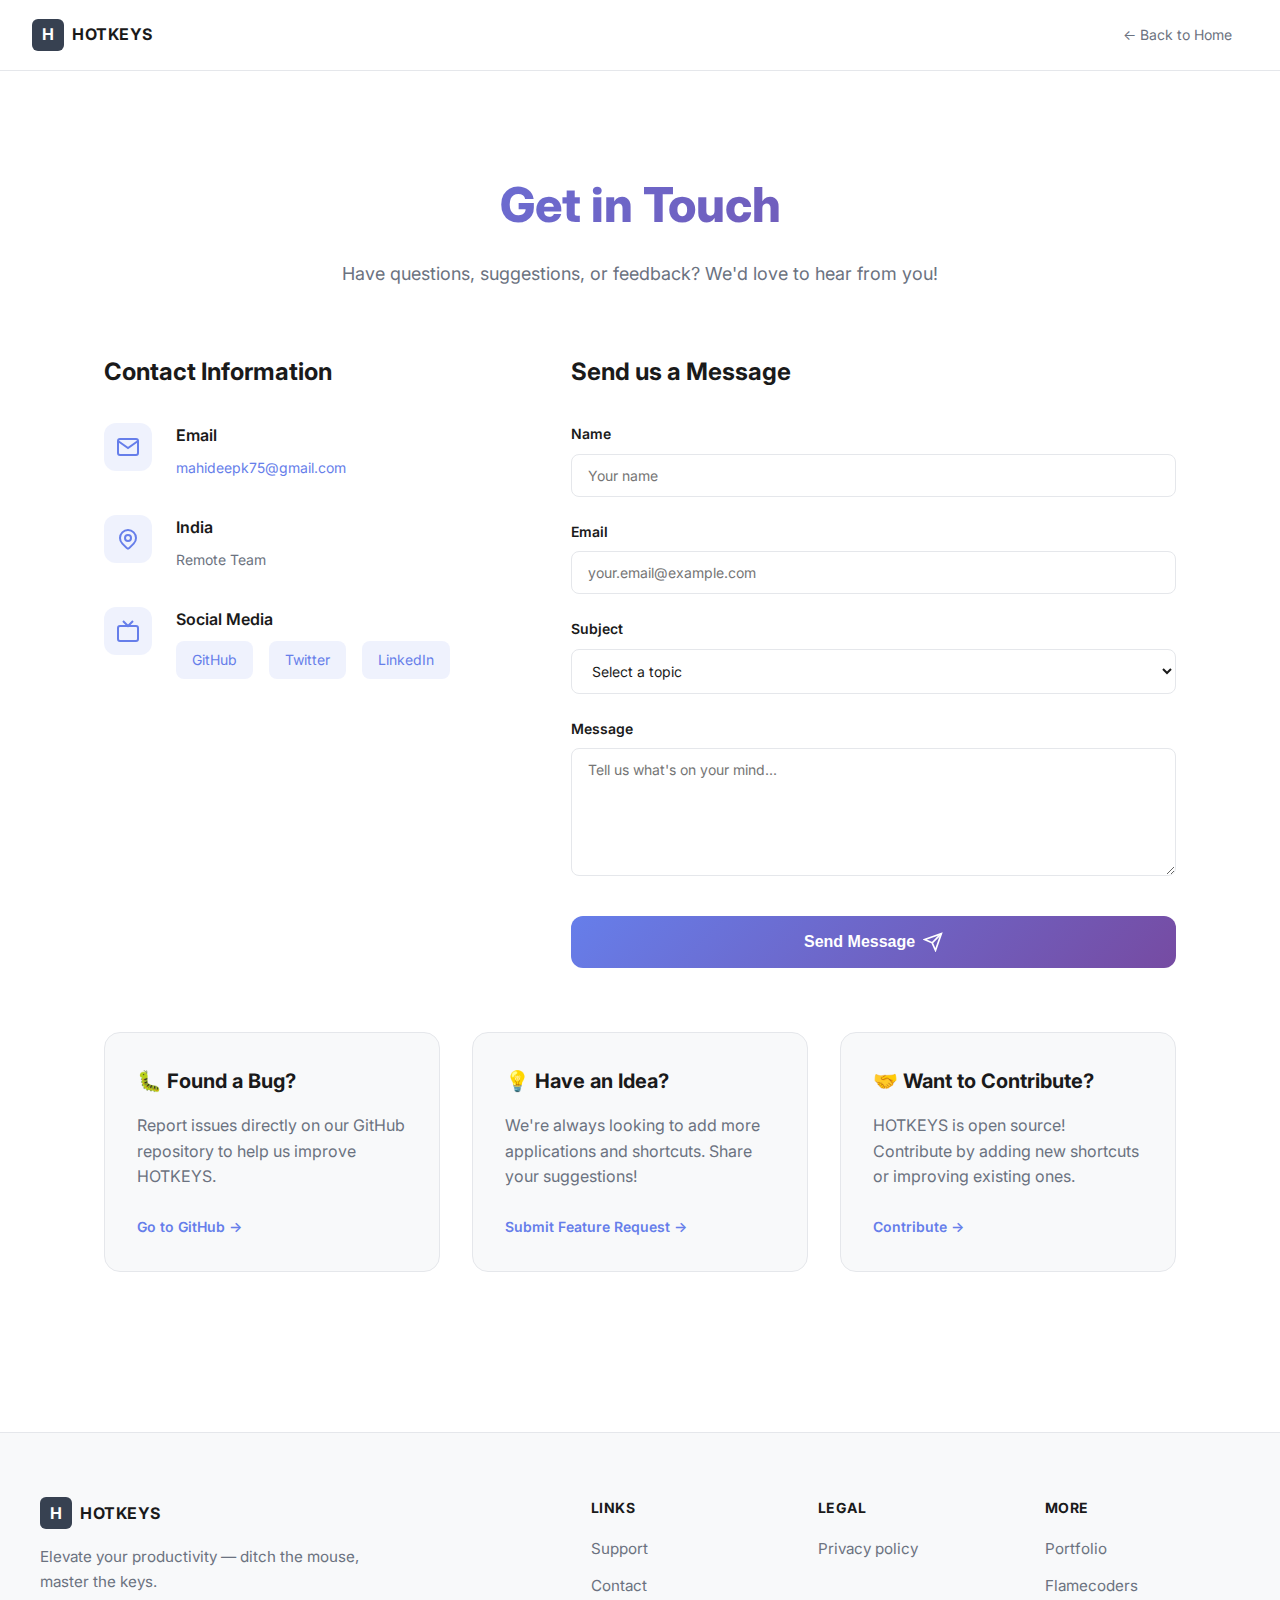
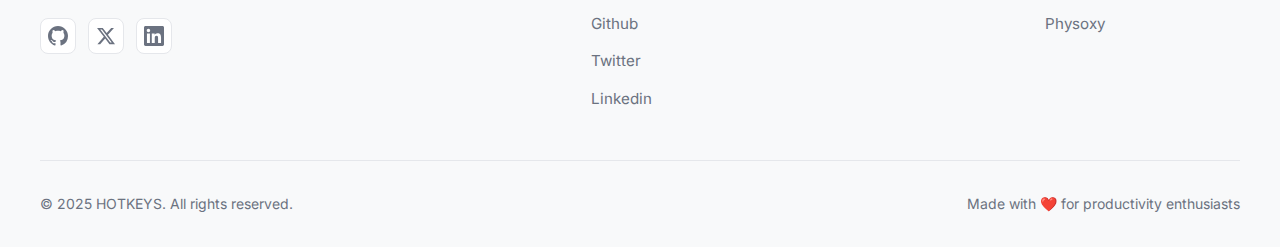
<file: contact.html>
<!DOCTYPE html>
<html lang="en">
<head>
    <meta charset="UTF-8">
    <meta name="viewport" content="width=device-width, initial-scale=1.0">
    <title>Contact Us - HOTKEYS</title>
    <link rel="icon" type="image/png" href="maya.png">
    <link rel="stylesheet" href="styles.css">
    <link rel="preconnect" href="https://fonts.googleapis.com">
    <link rel="preconnect" href="https://fonts.gstatic.com" crossorigin>
    <link href="https://fonts.googleapis.com/css2?family=Inter:wght@400;500;600;700;800&display=swap" rel="stylesheet">
</head>
<body>
    <!-- Header -->
    <header class="header">
        <div class="logo">
            <a href="index.html" style="display: flex; align-items: center; gap: 0.5rem; text-decoration: none; color: inherit;">
                <div class="logo-icon">H</div>
                <span class="logo-text">HOTKEYS</span>
            </a>
        </div>
        <div class="header-right">
            <a href="index.html" class="back-link">← Back to Home</a>
        </div>
    </header>

    <!-- Contact Content -->
    <main class="main">
        <section class="contact-section">
            <div class="contact-container">
                <div class="contact-header">
                    <h1 class="contact-title">Get in Touch</h1>
                    <p class="contact-subtitle">Have questions, suggestions, or feedback? We'd love to hear from you!</p>
                </div>

                <div class="contact-content">
                    <div class="contact-info">
                        <h2>Contact Information</h2>
                        <div class="contact-item">
                            <div class="contact-icon">
                                <svg width="24" height="24" viewBox="0 0 24 24" fill="none" stroke="currentColor" stroke-width="2">
                                    <path d="M4 4h16c1.1 0 2 .9 2 2v12c0 1.1-.9 2-2 2H4c-1.1 0-2-.9-2-2V6c0-1.1.9-2 2-2z"></path>
                                    <polyline points="22,6 12,13 2,6"></polyline>
                                </svg>
                            </div>
                            <div class="contact-details">
                                <h3>Email</h3>
            
                                <p><a href="mailto:mahideepk75@gmail.com">mahideepk75@gmail.com</a></p>
                            </div>
                        </div>

                        <div class="contact-item">
                            <div class="contact-icon">
                                <svg width="24" height="24" viewBox="0 0 24 24" fill="none" stroke="currentColor" stroke-width="2">
                                    <path d="M9 11a3 3 0 1 0 6 0a3 3 0 0 0 -6 0"></path>
                                    <path d="M17.657 16.657l-4.243 4.243a2 2 0 0 1 -2.827 0l-4.244 -4.243a8 8 0 1 1 11.314 0z"></path>
                                </svg>
                            </div>
                            <div class="contact-details">
                                <h3>India</h3>
                                <p>Remote Team</p>
                               
                            </div>
                        </div>

                        <div class="contact-item">
                            <div class="contact-icon">
                                <svg width="24" height="24" viewBox="0 0 24 24" fill="none" stroke="currentColor" stroke-width="2">
                                    <rect x="2" y="7" width="20" height="15" rx="2" ry="2"></rect>
                                    <polyline points="17,2 12,7 7,2"></polyline>
                                </svg>
                            </div>
                            <div class="contact-details">
                                <h3>Social Media</h3>
                                <div class="social-links">
                                    <a href="https://github.com/Mahideep16" target="_blank">GitHub</a>
                                    <a href="https://twitter.com" target="_blank">Twitter</a>
                                    <a href="https://www.linkedin.com/in/mahideep-kadiyam/" target="_blank">LinkedIn</a>
                                </div>
                            </div>
                        </div>
                    </div>

                    <div class="contact-form-wrapper">
                        <h2>Send us a Message</h2>
                        <form class="contact-form" id="contactForm">
                            <div class="form-group">
                                <label for="name">Name</label>
                                <input type="text" id="name" name="name" placeholder="Your name" required>
                            </div>

                            <div class="form-group">
                                <label for="email">Email</label>
                                <input type="email" id="email" name="email" placeholder="your.email@example.com" required>
                            </div>

                            <div class="form-group">
                                <label for="subject">Subject</label>
                                <select id="subject" name="subject" required>
                                    <option value="">Select a topic</option>
                                    <option value="general">General Inquiry</option>
                                    <option value="bug">Report a Bug</option>
                                    <option value="feature">Feature Request</option>
                                    <option value="contribution">Contribution</option>
                                    <option value="other">Other</option>
                                </select>
                            </div>

                            <div class="form-group">
                                <label for="message">Message</label>
                                <textarea id="message" name="message" rows="6" placeholder="Tell us what's on your mind..." required></textarea>
                            </div>

                            <button type="submit" class="submit-btn">
                                <span>Send Message</span>
                                <svg width="20" height="20" viewBox="0 0 24 24" fill="none" stroke="currentColor" stroke-width="2">
                                    <line x1="22" y1="2" x2="11" y2="13"></line>
                                    <polygon points="22 2 15 22 11 13 2 9 22 2"></polygon>
                                </svg>
                            </button>
                        </form>
                        <div id="formMessage" class="form-message"></div>
                    </div>
                </div>

                <div class="contact-extra">
                    <div class="contact-card">
                        <h3>🐛 Found a Bug?</h3>
                        <p>Report issues directly on our GitHub repository to help us improve HOTKEYS.</p>
                        <a href="https://github.com/Mahideep16" target="_blank" class="card-link">Go to GitHub →</a>
                    </div>
                    <div class="contact-card">
                        <h3>💡 Have an Idea?</h3>
                        <p>We're always looking to add more applications and shortcuts. Share your suggestions!</p>
                        <a href="mailto:mahideepk75@gmail.com" class="card-link">Submit Feature Request →</a>
                    </div>
                    <div class="contact-card">
                        <h3>🤝 Want to Contribute?</h3>
                        <p>HOTKEYS is open source! Contribute by adding new shortcuts or improving existing ones.</p>
                        <a href="https://github.com/Mahideep16" target="_blank" class="card-link">Contribute →</a>
                    </div>
                </div>
            </div>
        </section>
    </main>

    <!-- Footer -->
    <footer class="footer">
        <div class="footer-container">
            <div class="footer-top">
                <div class="footer-brand">
                    <div class="footer-logo">
                        <div class="logo-icon">H</div>
                        <span class="logo-text">HOTKEYS</span>
                    </div>
                    <p class="footer-tagline">Elevate your productivity — ditch the mouse, master the keys.</p>
                    <div class="footer-social">
                        <a href="https://github.com" target="_blank" aria-label="GitHub" class="social-link">
                            <svg height="20" width="20" viewBox="0 0 16 16" fill="currentColor">
                                <path d="M8 0C3.58 0 0 3.58 0 8c0 3.54 2.29 6.53 5.47 7.59.4.07.55-.17.55-.38 0-.19-.01-.82-.01-1.49-2.01.37-2.53-.49-2.69-.94-.09-.23-.48-.94-.82-1.13-.28-.15-.68-.52-.01-.53.63-.01 1.08.58 1.23.82.72 1.21 1.87.87 2.33.66.07-.52.28-.87.51-1.07-1.78-.2-3.64-.89-3.64-3.95 0-.87.31-1.59.82-2.15-.08-.2-.36-1.02.08-2.12 0 0 .67-.21 2.2.82.64-.18 1.32-.27 2-.27.68 0 1.36.09 2 .27 1.53-1.04 2.2-.82 2.2-.82.44 1.1.16 1.92.08 2.12.51.56.82 1.27.82 2.15 0 3.07-1.87 3.75-3.65 3.95.29.25.54.73.54 1.48 0 1.07-.01 1.93-.01 2.2 0 .21.15.46.55.38A8.013 8.013 0 0016 8c0-4.42-3.58-8-8-8z"></path>
                            </svg>
                        </a>
                        <a href="https://twitter.com" target="_blank" aria-label="Twitter" class="social-link">
                            <svg height="20" width="20" viewBox="0 0 24 24" fill="currentColor">
                                <path d="M18.244 2.25h3.308l-7.227 8.26 8.502 11.24H16.17l-5.214-6.817L4.99 21.75H1.68l7.73-8.835L1.254 2.25H8.08l4.713 6.231zm-1.161 17.52h1.833L7.084 4.126H5.117z"/>
                            </svg>
                        </a>
                        <a href="https://linkedin.com" target="_blank" aria-label="LinkedIn" class="social-link">
                            <svg height="20" width="20" viewBox="0 0 24 24" fill="currentColor">
                                <path d="M20.447 20.452h-3.554v-5.569c0-1.328-.027-3.037-1.852-3.037-1.853 0-2.136 1.445-2.136 2.939v5.667H9.351V9h3.414v1.561h.046c.477-.9 1.637-1.85 3.37-1.85 3.601 0 4.267 2.37 4.267 5.455v6.286zM5.337 7.433c-1.144 0-2.063-.926-2.063-2.065 0-1.138.92-2.063 2.063-2.063 1.14 0 2.064.925 2.064 2.063 0 1.139-.925 2.065-2.064 2.065zm1.782 13.019H3.555V9h3.564v11.452zM22.225 0H1.771C.792 0 0 .774 0 1.729v20.542C0 23.227.792 24 1.771 24h20.451C23.2 24 24 23.227 24 22.271V1.729C24 .774 23.2 0 22.222 0h.003z"/>
                            </svg>
                        </a>
                    </div>
                </div>
                <div class="footer-links">
                    <div class="footer-column">
                        <h3 class="footer-heading">LINKS</h3>
                        <ul class="footer-list">
                            <li><a href="#">Support</a></li>
                            <li><a href="contact.html">Contact</a></li>
                            <li><a href="https://github.com" target="_blank">Github</a></li>
                            <li><a href="https://twitter.com" target="_blank">Twitter</a></li>
                            <li><a href="https://linkedin.com" target="_blank">Linkedin</a></li>
                        </ul>
                    </div>
                    <div class="footer-column">
                        <h3 class="footer-heading">LEGAL</h3>
                        <ul class="footer-list">
                            <li><a href="privacy.html">Privacy policy</a></li>
                        </ul>
                    </div>
                    <div class="footer-column">
                        <h3 class="footer-heading">MORE</h3>
                        <ul class="footer-list">
                            <li><a href="#">Portfolio</a></li>
                            <li><a href="#">Flamecoders</a></li>
                            <li><a href="#">Physoxy</a></li>
                        </ul>
                    </div>
                </div>
            </div>
            <div class="footer-bottom">
                <p class="footer-copyright">© 2025 HOTKEYS. All rights reserved.</p>
                <div class="footer-meta">
                    <span>Made with ❤️ for productivity enthusiasts</span>
                </div>
            </div>
        </div>
    </footer>

    <script src="contact.js"></script>
</body>
</html>
</file>
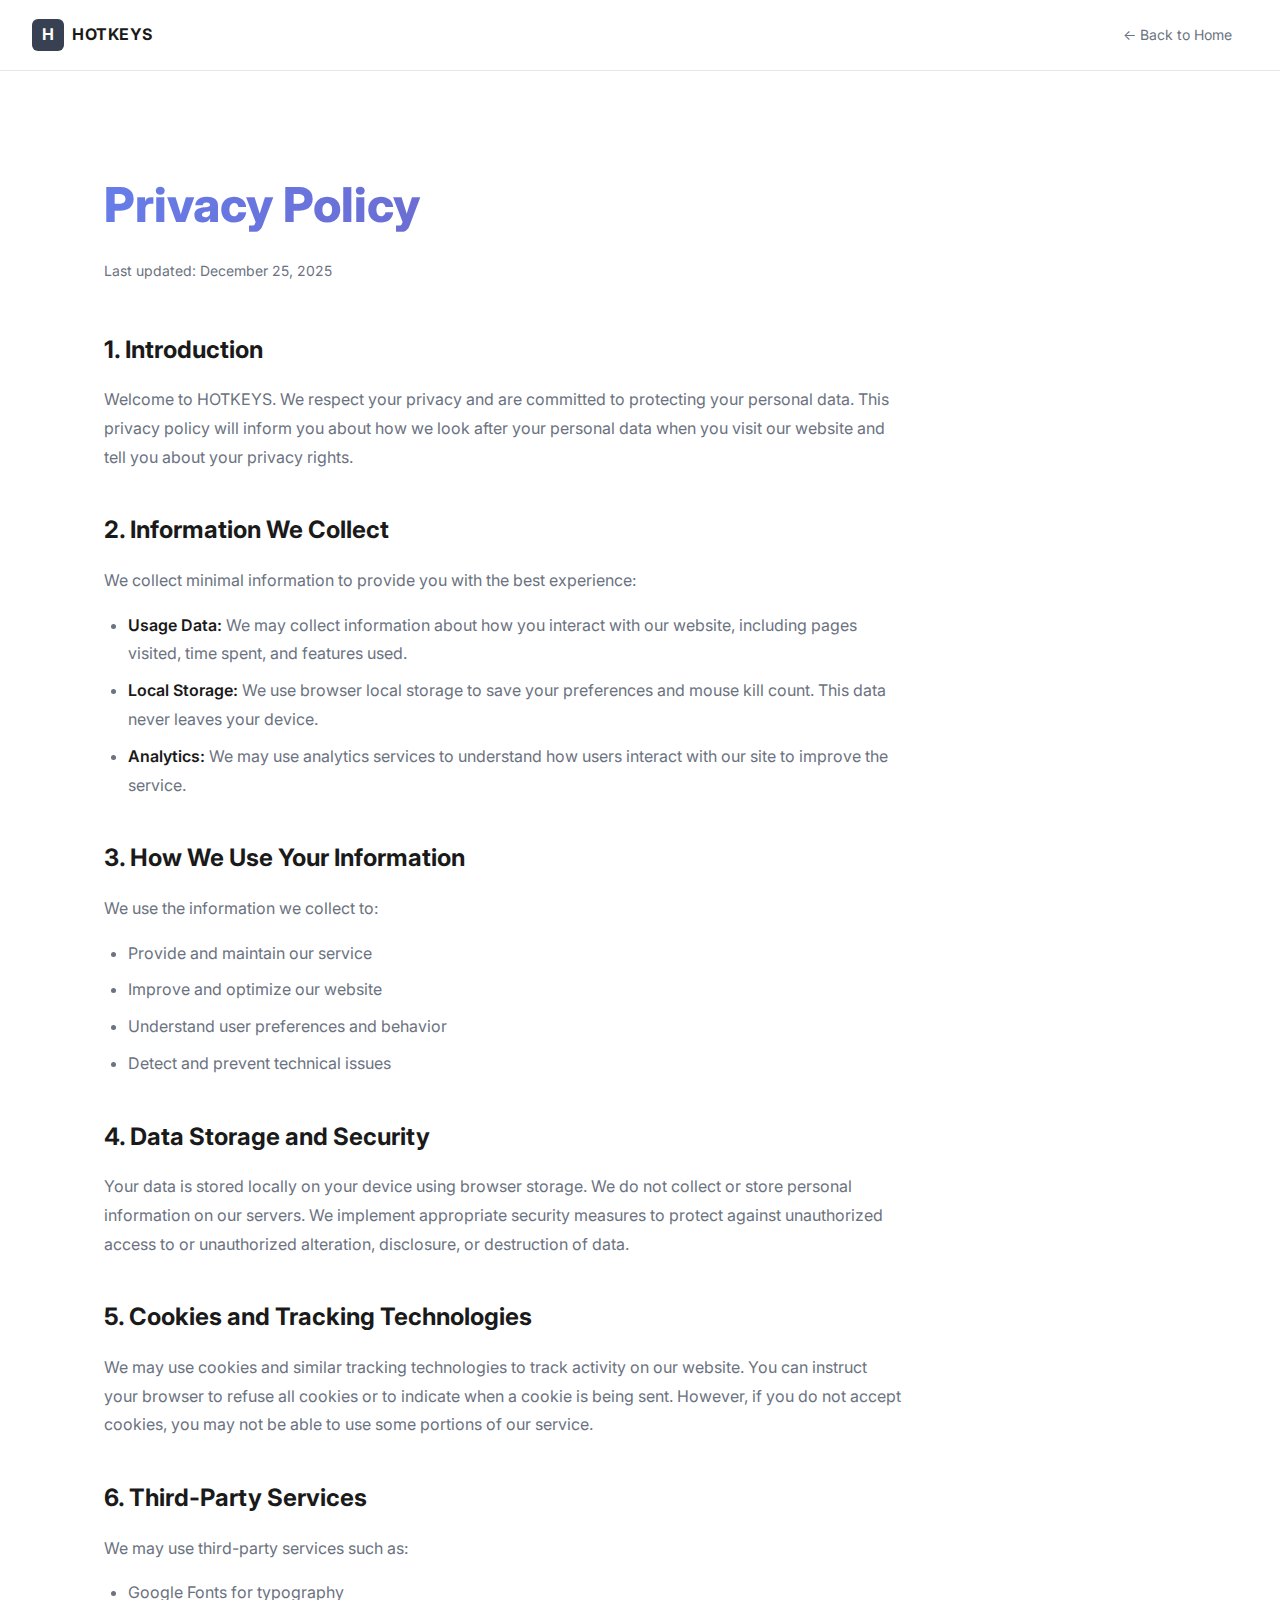
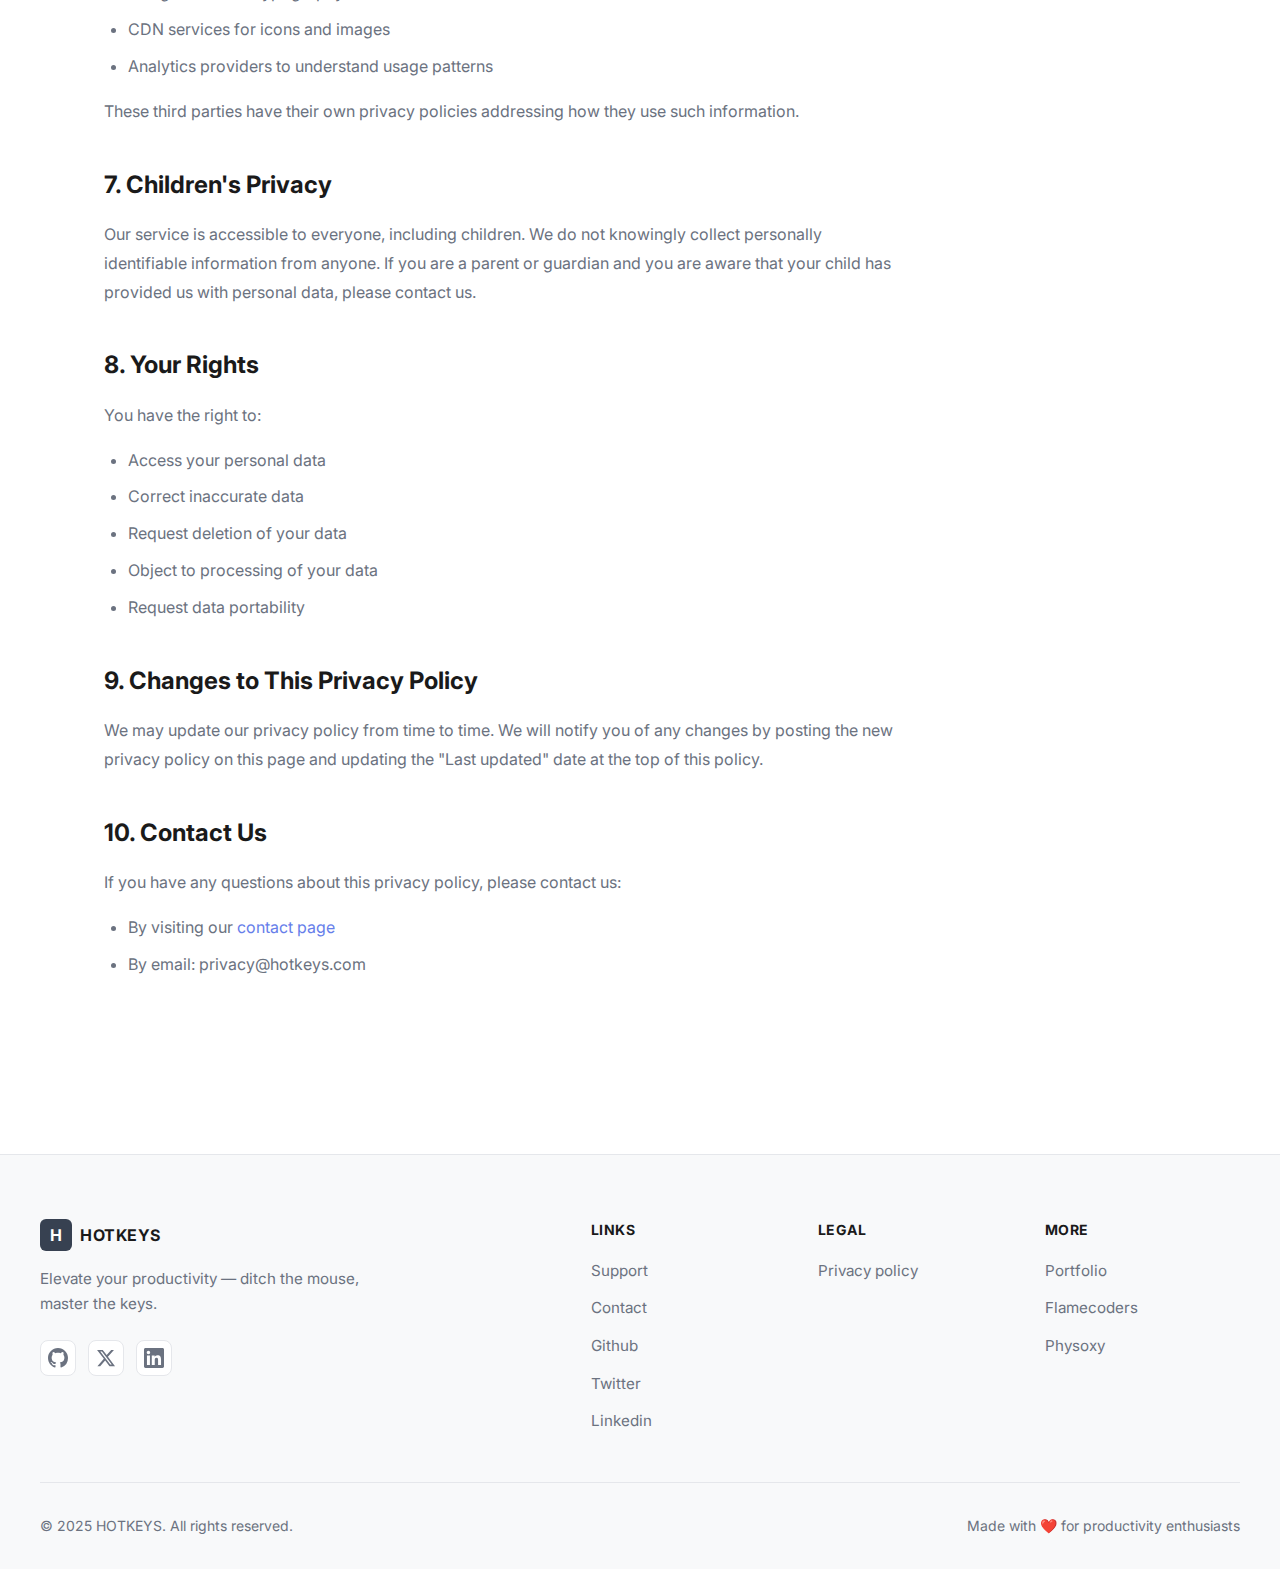
<file: privacy.html>
<!DOCTYPE html>
<html lang="en">
<head>
    <meta charset="UTF-8">
    <meta name="viewport" content="width=device-width, initial-scale=1.0">
    <meta name="description" content="Privacy Policy for HOTKEYS - MAYA. Learn how we protect your data and respect your privacy.">
    <meta name="robots" content="noindex, follow">
    <title>Privacy Policy - HOTKEYS</title>
    <link rel="icon" type="image/png" href="maya.png">
    <link rel="stylesheet" href="styles.css">
    <link rel="preconnect" href="https://fonts.googleapis.com">
    <link rel="preconnect" href="https://fonts.gstatic.com" crossorigin>
    <link href="https://fonts.googleapis.com/css2?family=Inter:wght@400;500;600;700;800&display=swap" rel="stylesheet">
</head>
<body>
    <!-- Header -->
    <header class="header">
        <div class="logo">
            <a href="index.html" style="display: flex; align-items: center; gap: 0.5rem; text-decoration: none; color: inherit;">
                <div class="logo-icon">H</div>
                <span class="logo-text">HOTKEYS</span>
            </a>
        </div>
        <div class="header-right">
            <a href="index.html" class="back-link">← Back to Home</a>
        </div>
    </header>

    <!-- Privacy Policy Content -->
    <main class="main">
        <section class="policy-section">
            <div class="policy-container">
                <h1 class="policy-title">Privacy Policy</h1>
                <p class="policy-updated">Last updated: December 25, 2025</p>

                <div class="policy-content">
                    <h2>1. Introduction</h2>
                    <p>Welcome to HOTKEYS. We respect your privacy and are committed to protecting your personal data. This privacy policy will inform you about how we look after your personal data when you visit our website and tell you about your privacy rights.</p>

                    <h2>2. Information We Collect</h2>
                    <p>We collect minimal information to provide you with the best experience:</p>
                    <ul>
                        <li><strong>Usage Data:</strong> We may collect information about how you interact with our website, including pages visited, time spent, and features used.</li>
                        <li><strong>Local Storage:</strong> We use browser local storage to save your preferences and mouse kill count. This data never leaves your device.</li>
                        <li><strong>Analytics:</strong> We may use analytics services to understand how users interact with our site to improve the service.</li>
                    </ul>

                    <h2>3. How We Use Your Information</h2>
                    <p>We use the information we collect to:</p>
                    <ul>
                        <li>Provide and maintain our service</li>
                        <li>Improve and optimize our website</li>
                        <li>Understand user preferences and behavior</li>
                        <li>Detect and prevent technical issues</li>
                    </ul>

                    <h2>4. Data Storage and Security</h2>
                    <p>Your data is stored locally on your device using browser storage. We do not collect or store personal information on our servers. We implement appropriate security measures to protect against unauthorized access to or unauthorized alteration, disclosure, or destruction of data.</p>

                    <h2>5. Cookies and Tracking Technologies</h2>
                    <p>We may use cookies and similar tracking technologies to track activity on our website. You can instruct your browser to refuse all cookies or to indicate when a cookie is being sent. However, if you do not accept cookies, you may not be able to use some portions of our service.</p>

                    <h2>6. Third-Party Services</h2>
                    <p>We may use third-party services such as:</p>
                    <ul>
                        <li>Google Fonts for typography</li>
                        <li>CDN services for icons and images</li>
                        <li>Analytics providers to understand usage patterns</li>
                    </ul>
                    <p>These third parties have their own privacy policies addressing how they use such information.</p>

                    <h2>7. Children's Privacy</h2>
                    <p>Our service is accessible to everyone, including children. We do not knowingly collect personally identifiable information from anyone. If you are a parent or guardian and you are aware that your child has provided us with personal data, please contact us.</p>

                    <h2>8. Your Rights</h2>
                    <p>You have the right to:</p>
                    <ul>
                        <li>Access your personal data</li>
                        <li>Correct inaccurate data</li>
                        <li>Request deletion of your data</li>
                        <li>Object to processing of your data</li>
                        <li>Request data portability</li>
                    </ul>

                    <h2>9. Changes to This Privacy Policy</h2>
                    <p>We may update our privacy policy from time to time. We will notify you of any changes by posting the new privacy policy on this page and updating the "Last updated" date at the top of this policy.</p>

                    <h2>10. Contact Us</h2>
                    <p>If you have any questions about this privacy policy, please contact us:</p>
                    <ul>
                        <li>By visiting our <a href="contact.html">contact page</a></li>
                        <li>By email: privacy@hotkeys.com</li>
                    </ul>
                </div>
            </div>
        </section>
    </main>

    <!-- Footer -->
    <footer class="footer">
        <div class="footer-container">
            <div class="footer-top">
                <div class="footer-brand">
                    <div class="footer-logo">
                        <div class="logo-icon">H</div>
                        <span class="logo-text">HOTKEYS</span>
                    </div>
                    <p class="footer-tagline">Elevate your productivity — ditch the mouse, master the keys.</p>
                    <div class="footer-social">
                        <a href="https://github.com" target="_blank" aria-label="GitHub" class="social-link">
                            <svg height="20" width="20" viewBox="0 0 16 16" fill="currentColor">
                                <path d="M8 0C3.58 0 0 3.58 0 8c0 3.54 2.29 6.53 5.47 7.59.4.07.55-.17.55-.38 0-.19-.01-.82-.01-1.49-2.01.37-2.53-.49-2.69-.94-.09-.23-.48-.94-.82-1.13-.28-.15-.68-.52-.01-.53.63-.01 1.08.58 1.23.82.72 1.21 1.87.87 2.33.66.07-.52.28-.87.51-1.07-1.78-.2-3.64-.89-3.64-3.95 0-.87.31-1.59.82-2.15-.08-.2-.36-1.02.08-2.12 0 0 .67-.21 2.2.82.64-.18 1.32-.27 2-.27.68 0 1.36.09 2 .27 1.53-1.04 2.2-.82 2.2-.82.44 1.1.16 1.92.08 2.12.51.56.82 1.27.82 2.15 0 3.07-1.87 3.75-3.65 3.95.29.25.54.73.54 1.48 0 1.07-.01 1.93-.01 2.2 0 .21.15.46.55.38A8.013 8.013 0 0016 8c0-4.42-3.58-8-8-8z"></path>
                            </svg>
                        </a>
                        <a href="https://twitter.com" target="_blank" aria-label="Twitter" class="social-link">
                            <svg height="20" width="20" viewBox="0 0 24 24" fill="currentColor">
                                <path d="M18.244 2.25h3.308l-7.227 8.26 8.502 11.24H16.17l-5.214-6.817L4.99 21.75H1.68l7.73-8.835L1.254 2.25H8.08l4.713 6.231zm-1.161 17.52h1.833L7.084 4.126H5.117z"/>
                            </svg>
                        </a>
                        <a href="https://linkedin.com" target="_blank" aria-label="LinkedIn" class="social-link">
                            <svg height="20" width="20" viewBox="0 0 24 24" fill="currentColor">
                                <path d="M20.447 20.452h-3.554v-5.569c0-1.328-.027-3.037-1.852-3.037-1.853 0-2.136 1.445-2.136 2.939v5.667H9.351V9h3.414v1.561h.046c.477-.9 1.637-1.85 3.37-1.85 3.601 0 4.267 2.37 4.267 5.455v6.286zM5.337 7.433c-1.144 0-2.063-.926-2.063-2.065 0-1.138.92-2.063 2.063-2.063 1.14 0 2.064.925 2.064 2.063 0 1.139-.925 2.065-2.064 2.065zm1.782 13.019H3.555V9h3.564v11.452zM22.225 0H1.771C.792 0 0 .774 0 1.729v20.542C0 23.227.792 24 1.771 24h20.451C23.2 24 24 23.227 24 22.271V1.729C24 .774 23.2 0 22.222 0h.003z"/>
                            </svg>
                        </a>
                    </div>
                </div>
                <div class="footer-links">
                    <div class="footer-column">
                        <h3 class="footer-heading">LINKS</h3>
                        <ul class="footer-list">
                            <li><a href="#">Support</a></li>
                            <li><a href="contact.html">Contact</a></li>
                            <li><a href="https://github.com" target="_blank">Github</a></li>
                            <li><a href="https://twitter.com" target="_blank">Twitter</a></li>
                            <li><a href="https://linkedin.com" target="_blank">Linkedin</a></li>
                        </ul>
                    </div>
                    <div class="footer-column">
                        <h3 class="footer-heading">LEGAL</h3>
                        <ul class="footer-list">
                            <li><a href="privacy.html">Privacy policy</a></li>
                        </ul>
                    </div>
                    <div class="footer-column">
                        <h3 class="footer-heading">MORE</h3>
                        <ul class="footer-list">
                            <li><a href="#">Portfolio</a></li>
                            <li><a href="#">Flamecoders</a></li>
                            <li><a href="#">Physoxy</a></li>
                        </ul>
                    </div>
                </div>
            </div>
            <div class="footer-bottom">
                <p class="footer-copyright">© 2025 HOTKEYS. All rights reserved.</p>
                <div class="footer-meta">
                    <span>Made with ❤️ for productivity enthusiasts</span>
                </div>
            </div>
        </div>
    </footer>
</body>
</html>
</file>
<file: styles.css>
* {
    margin: 0;
    padding: 0;
    box-sizing: border-box;
}

:root {
    --bg-primary: #ffffff;
    --bg-secondary: #f8f9fa;
    --text-primary: #1a1a1a;
    --text-secondary: #6b7280;
    --accent: #4a5568;
    --highlight-bg: #374151;
    --highlight-text: #ffffff;
    --border: #e5e7eb;
    --shadow: rgba(0, 0, 0, 0.1);
    --red: #ef4444;
}

body {
    font-family: 'Inter', -apple-system, BlinkMacSystemFont, 'Segoe UI', Roboto, sans-serif;
    background-color: var(--bg-primary);
    color: var(--text-primary);
    line-height: 1.6;
    min-height: 100vh;
}

/* Header */
.header {
    display: flex;
    justify-content: space-between;
    align-items: center;
    padding: 1rem 2rem;
    border-bottom: 1px solid var(--border);
    position: sticky;
    top: 0;
    background: var(--bg-primary);
    z-index: 100;
}

.logo {
    display: flex;
    align-items: center;
    gap: 0.5rem;
}

.logo-icon {
    width: 32px;
    height: 32px;
    background: var(--highlight-bg);
    color: var(--highlight-text);
    display: flex;
    align-items: center;
    justify-content: center;
    border-radius: 6px;
    font-weight: 700;
    font-size: 1rem;
}

.logo-text {
    font-weight: 700;
    font-size: 1rem;
    letter-spacing: 0.5px;
}

.header-right {
    display: flex;
    align-items: center;
    gap: 1rem;
}

.search-box {
    display: flex;
    align-items: center;
    gap: 0.5rem;
    padding: 0.5rem 1rem;
    border: 1px solid var(--border);
    border-radius: 8px;
    background: var(--bg-secondary);
    cursor: pointer;
    transition: all 0.2s;
}

.search-box:hover {
    border-color: var(--accent);
}

.search-box input {
    border: none;
    background: transparent;
    outline: none;
    font-size: 0.875rem;
    color: var(--text-secondary);
    width: 120px;
}

.search-shortcut {
    font-size: 0.75rem;
    padding: 0.25rem 0.5rem;
    background: var(--bg-primary);
    border: 1px solid var(--border);
    border-radius: 4px;
    color: var(--text-secondary);
}

.github-link {
    color: var(--text-primary);
    transition: opacity 0.2s;
}

.github-link:hover {
    opacity: 0.7;
}

/* Main Content */
.main {
    max-width: 1200px;
    margin: 0 auto;
    padding: 2rem;
}

/* Hero Section */
.hero {
    text-align: center;
    padding: 4rem 0;
}

.hero-title {
    font-size: 3.5rem;
    font-weight: 800;
    line-height: 1.2;
    margin-bottom: 1.5rem;
}

.highlight {
    background: var(--highlight-bg);
    color: var(--highlight-text);
    padding: 0.1em 0.3em;
    border-radius: 8px;
}

.mouse-icon {
    display: inline-block;
    cursor: pointer;
    transition: transform 0.2s;
    position: relative;
}

.mouse-icon:hover {
    transform: scale(1.2);
}

.mouse-icon.dead {
    filter: grayscale(1);
    transform: rotate(180deg) scale(0.8);
}

.hero-subtitle {
    font-size: 1.25rem;
    color: var(--text-secondary);
    max-width: 500px;
    margin: 0 auto;
}

/* Apps Carousel */
.apps-carousel {
    display: flex;
    justify-content: center;
    align-items: center;
    gap: 1rem;
    padding: 2rem 0;
    position: relative;
    max-width: 600px;
    margin: 0 auto;
}

.apps-container {
    display: flex;
    gap: 1rem;
    align-items: center;
    overflow-x: auto;
    scroll-behavior: smooth;
    padding: 1rem;
    -ms-overflow-style: none;
    scrollbar-width: none;
    width: 400px;
    max-width: 100%;
    animation: scrollRight 20s linear infinite;
}

.apps-container:hover {
    animation-play-state: paused;
}

@keyframes scrollRight {
    0% {
        scroll-behavior: auto;
    }
    100% {
        scroll-behavior: auto;
        transform: translateX(-5px);
    }
}

.apps-container::-webkit-scrollbar {
    display: none;
}

.app-icon {
    width: 48px;
    height: 48px;
    border-radius: 12px;
    display: flex;
    align-items: center;
    justify-content: center;
    cursor: pointer;
    transition: all 0.3s ease;
    opacity: 0.6;
    flex-shrink: 0;
}

.app-icon:hover {
    opacity: 1;
    transform: scale(1.1);
}

.app-icon.active {
    opacity: 1;
    transform: scale(1.15);
    box-shadow: 0 4px 12px var(--shadow);
}

.app-icon img,
.app-icon svg {
    width: 40px;
    height: 40px;
    object-fit: contain;
}

.carousel-arrow {
    background: var(--bg-secondary);
    border: 1px solid var(--border);
    width: 32px;
    height: 32px;
    border-radius: 50%;
    font-size: 1.5rem;
    cursor: pointer;
    display: flex;
    align-items: center;
    justify-content: center;
    transition: all 0.2s;
    color: var(--text-secondary);
}

.carousel-arrow:hover {
    background: var(--highlight-bg);
    color: var(--highlight-text);
}

/* Kill Counter */
.kill-counter {
    display: flex;
    justify-content: center;
    align-items: center;
    gap: 0.75rem;
    padding: 1.5rem;
    font-size: 1rem;
}

.tap-text {
    color: var(--text-secondary);
}

.mouse-target {
    font-size: 1.5rem;
    cursor: pointer;
    transition: all 0.2s;
    user-select: none;
}

.mouse-target:hover {
    transform: scale(1.3);
}

.mouse-target:active {
    transform: scale(0.9);
}

.kill-count {
    color: var(--text-secondary);
}

.kill-count span {
    color: var(--red);
    font-weight: 600;
}

/* Hotkeys Section */
.hotkeys-section {
    padding: 2rem 0;
    max-width: 800px;
    margin: 0 auto;
}

/* App Header */
.app-header {
    margin-bottom: 2rem;
    display: flex;
    justify-content: space-between;
    align-items: center;
    flex-wrap: wrap;
    gap: 1rem;
}

.app-title-row {
    display: flex;
    align-items: center;
    gap: 0.75rem;
}

.app-title-icon {
    width: 32px;
    height: 32px;
    display: flex;
    align-items: center;
    justify-content: center;
}

.app-title-icon svg {
    width: 28px;
    height: 28px;
}

.app-title {
    font-size: 1.5rem;
    font-weight: 700;
    color: var(--text-primary);
}

.download-pdf-btn {
    display: flex;
    align-items: center;
    gap: 0.5rem;
    padding: 0.75rem 1.5rem;
    background: linear-gradient(135deg, #667eea 0%, #764ba2 100%);
    color: #fff;
    border: none;
    border-radius: 0.5rem;
    font-size: 0.875rem;
    font-weight: 600;
    cursor: pointer;
    transition: all 0.2s;
    font-family: 'Inter', sans-serif;
}

.download-pdf-btn:hover {
    transform: translateY(-2px);
    box-shadow: 0 4px 12px rgba(102, 126, 234, 0.4);
}

.download-pdf-btn:active {
    transform: translateY(0);
}

.download-pdf-btn svg {
    flex-shrink: 0;
}

/* OS Selector */
.os-selector {
    margin-bottom: 2rem;
}

.os-selector label {
    display: block;
    font-size: 0.9rem;
    color: var(--text-primary);
    margin-bottom: 0.5rem;
    font-weight: 500;
}

.os-dropdown {
    position: relative;
    display: inline-block;
}

.os-dropdown-btn {
    display: flex;
    align-items: center;
    gap: 0.5rem;
    padding: 0.625rem 1rem;
    background: var(--text-primary);
    color: var(--bg-primary);
    border: none;
    border-radius: 6px;
    font-size: 0.9rem;
    font-weight: 500;
    cursor: pointer;
    transition: opacity 0.2s;
}

.os-dropdown-btn:hover {
    opacity: 0.9;
}

.os-dropdown-menu {
    display: none;
    position: absolute;
    top: 100%;
    left: 0;
    margin-top: 0.25rem;
    background: var(--bg-primary);
    border: 1px solid var(--border);
    border-radius: 6px;
    box-shadow: 0 4px 12px var(--shadow);
    min-width: 120px;
    z-index: 10;
    overflow: hidden;
}

.os-dropdown-menu.open {
    display: block;
}

.os-option {
    padding: 0.625rem 1rem;
    font-size: 0.9rem;
    cursor: pointer;
    transition: background 0.2s;
}

.os-option:hover {
    background: var(--bg-secondary);
}

/* Hotkeys Table */
.hotkeys-table {
    border: 1px solid var(--border);
    border-radius: 8px;
    overflow: hidden;
}

.hotkeys-table-header {
    display: grid;
    grid-template-columns: 180px 1fr;
    padding: 1rem 1.5rem;
    background: var(--bg-secondary);
    border-bottom: 1px solid var(--border);
}

.hotkeys-table-header span {
    font-size: 0.75rem;
    font-weight: 600;
    color: var(--text-secondary);
    text-transform: uppercase;
    letter-spacing: 0.5px;
}

.hotkeys-table-body {
    background: var(--bg-primary);
}

.hotkey-row {
    display: grid;
    grid-template-columns: 180px 1fr;
    padding: 1rem 1.5rem;
    border-bottom: 1px solid var(--border);
    align-items: center;
    transition: background 0.2s;
}

.hotkey-row:last-child {
    border-bottom: none;
}

.hotkey-row:hover {
    background: var(--bg-secondary);
}

.hotkey-keys {
    display: flex;
    gap: 0.25rem;
    align-items: center;
    flex-wrap: wrap;
}

.key {
    display: inline-flex;
    align-items: center;
    justify-content: center;
    min-width: 24px;
    height: 26px;
    padding: 0 0.5rem;
    background: var(--bg-primary);
    border: 1px solid var(--border);
    border-radius: 4px;
    font-size: 0.85rem;
    font-weight: 500;
    font-family: 'SF Mono', 'Consolas', monospace;
    color: var(--text-primary);
}

.key-separator {
    color: var(--text-secondary);
    font-size: 0.8rem;
    margin: 0 0.125rem;
}

.hotkey-desc {
    font-size: 0.95rem;
    color: var(--text-primary);
}

/* Search Modal */
.search-modal {
    display: none;
    position: fixed;
    top: 0;
    left: 0;
    width: 100%;
    height: 100%;
    background: rgba(0, 0, 0, 0.5);
    z-index: 1000;
    justify-content: center;
    align-items: flex-start;
    padding-top: 10vh;
}

.search-modal.active {
    display: flex;
}

.search-modal-content {
    background: var(--bg-primary);
    width: 100%;
    max-width: 600px;
    border-radius: 12px;
    box-shadow: 0 20px 60px rgba(0, 0, 0, 0.3);
    overflow: hidden;
}

.search-modal-header {
    display: flex;
    align-items: center;
    padding: 1rem 1.25rem;
    border-bottom: 1px solid var(--border);
    gap: 0.75rem;
}

.search-icon {
    color: var(--text-secondary);
    flex-shrink: 0;
}

.search-modal-header input {
    flex: 1;
    border: none;
    outline: none;
    font-size: 1rem;
    padding: 0.25rem 0;
    background: transparent;
    color: var(--text-primary);
}

.search-modal-header input::placeholder {
    color: var(--text-secondary);
}

.close-modal {
    background: none;
    border: none;
    font-size: 1.5rem;
    cursor: pointer;
    color: var(--text-secondary);
    padding: 0.25rem;
    line-height: 1;
    transition: color 0.2s;
}

.close-modal:hover {
    color: var(--text-primary);
}

.search-results {
    max-height: 400px;
    overflow-y: auto;
    padding: 1rem;
}

.matches-label {
    font-size: 0.8rem;
    color: var(--text-secondary);
    margin-bottom: 0.75rem;
    font-weight: 500;
}

.software-list {
    display: flex;
    flex-direction: column;
    gap: 0.25rem;
}

.software-item {
    display: flex;
    align-items: center;
    gap: 0.875rem;
    padding: 0.75rem 1rem;
    border-radius: 8px;
    cursor: pointer;
    transition: background 0.2s;
}

.software-item:hover,
.software-item.selected {
    background: var(--bg-secondary);
}

.software-item.selected {
    background: #e8f0fe;
}

.software-icon {
    width: 28px;
    height: 28px;
    display: flex;
    align-items: center;
    justify-content: center;
    flex-shrink: 0;
}

.software-icon img,
.software-icon svg {
    width: 24px;
    height: 24px;
    object-fit: contain;
}

.software-name {
    font-size: 0.95rem;
    color: var(--text-primary);
    font-weight: 450;
}

.search-result-item {
    display: flex;
    justify-content: space-between;
    align-items: center;
    padding: 0.75rem 1rem;
    border-radius: 8px;
    cursor: pointer;
    transition: background 0.2s;
}

.search-result-item:hover {
    background: var(--bg-secondary);
}

.search-result-app {
    font-size: 0.75rem;
    color: var(--text-secondary);
    margin-top: 0.25rem;
}

.no-results {
    text-align: center;
    padding: 2rem;
    color: var(--text-secondary);
}

/* Responsive */
@media (max-width: 768px) {
    .header {
        padding: 1rem;
    }

    .search-box input {
        width: 80px;
    }

    .hero-title {
        font-size: 2rem;
    }

    .hero-subtitle {
        font-size: 1rem;
    }

    .main {
        padding: 1rem;
    }

    .hotkeys-grid {
        grid-template-columns: 1fr;
    }

    .hotkey-card {
        padding: 0.875rem 1rem;
    }

    .app-icon {
        width: 40px;
        height: 40px;
    }

    .app-icon img,
    .app-icon svg {
        width: 32px;
        height: 32px;
    }
}

/* Animations */
@keyframes shake {
    0%, 100% { transform: translateX(0); }
    25% { transform: translateX(-5px); }
    75% { transform: translateX(5px); }
}

.shake {
    animation: shake 0.3s ease-in-out;
}

@keyframes pop {
    0% { transform: scale(1); }
    50% { transform: scale(1.3); }
    100% { transform: scale(1); }
}

.pop {
    animation: pop 0.3s ease-in-out;
}

/* Tooltip */
[data-tooltip] {
    position: relative;
}

[data-tooltip]:hover::after {
    content: attr(data-tooltip);
    position: absolute;
    bottom: -30px;
    left: 50%;
    transform: translateX(-50%);
    background: var(--highlight-bg);
    color: var(--highlight-text);
    padding: 0.25rem 0.5rem;
    border-radius: 4px;
    font-size: 0.75rem;
    white-space: nowrap;
    z-index: 1000;
}

/* FAQ Section */
.faq-section {
    max-width: 1200px;
    margin: 4rem auto;
    padding: 0 2rem 4rem;
}

.faq-container {
    display: grid;
    grid-template-columns: 1fr 2fr;
    gap: 3rem;
    align-items: start;
}

.faq-header {
    position: sticky;
    top: 100px;
}

.faq-label {
    display: inline-block;
    font-size: 0.875rem;
    font-weight: 600;
    color: var(--text-secondary);
    text-transform: uppercase;
    letter-spacing: 0.5px;
    margin-bottom: 0.5rem;
}

.faq-title {
    font-size: 2.5rem;
    font-weight: 800;
    color: var(--text-primary);
    line-height: 1.2;
    margin: 0;
}

.faq-list {
    display: flex;
    flex-direction: column;
    gap: 1rem;
}

.faq-item {
    border: 1px solid var(--border);
    border-radius: 12px;
    overflow: hidden;
    background: var(--bg-primary);
    transition: all 0.3s ease;
}

.faq-item:hover {
    box-shadow: 0 4px 12px var(--shadow);
}

.faq-question {
    width: 100%;
    display: flex;
    justify-content: space-between;
    align-items: center;
    padding: 1.5rem;
    background: transparent;
    border: none;
    cursor: pointer;
    font-size: 1.125rem;
    font-weight: 600;
    color: var(--text-primary);
    text-align: left;
    transition: all 0.2s ease;
}

.faq-question:hover {
    color: var(--highlight-bg);
}

.faq-icon {
    flex-shrink: 0;
    transition: transform 0.3s ease;
    color: var(--text-secondary);
}

.faq-item.active .faq-icon {
    transform: rotate(180deg);
}

.faq-answer {
    max-height: 0;
    overflow: hidden;
    transition: max-height 0.3s ease, padding 0.3s ease;
    padding: 0 1.5rem;
}

.faq-item.active .faq-answer {
    max-height: 500px;
    padding: 0 1.5rem 1.5rem;
}

.faq-answer p {
    margin: 0;
    color: var(--text-secondary);
    line-height: 1.6;
    font-size: 1rem;
}

/* Responsive FAQ */
@media (max-width: 768px) {
    .faq-container {
        grid-template-columns: 1fr;
        gap: 2rem;
    }

    .faq-header {
        position: static;
    }

    .faq-title {
        font-size: 2rem;
    }

    .faq-question {
        font-size: 1rem;
        padding: 1.25rem;
    }
}

/* Footer */
.footer {
    background: var(--bg-secondary);
    border-top: 1px solid var(--border);
    padding: 4rem 2rem 2rem;
    margin-top: 4rem;
}

.footer-container {
    max-width: 1200px;
    margin: 0 auto;
}

.footer-top {
    display: grid;
    grid-template-columns: 1.5fr 2fr;
    gap: 4rem;
    padding-bottom: 3rem;
    border-bottom: 1px solid var(--border);
}

.footer-brand {
    display: flex;
    flex-direction: column;
    gap: 1rem;
}

.footer-logo {
    display: flex;
    align-items: center;
    gap: 0.5rem;
}

.footer-tagline {
    color: var(--text-secondary);
    font-size: 0.95rem;
    line-height: 1.6;
    margin: 0;
    max-width: 350px;
}

.footer-social {
    display: flex;
    gap: 0.75rem;
    margin-top: 0.5rem;
}

.social-link {
    width: 36px;
    height: 36px;
    border-radius: 8px;
    background: var(--bg-primary);
    border: 1px solid var(--border);
    display: flex;
    align-items: center;
    justify-content: center;
    color: var(--text-secondary);
    transition: all 0.2s;
}

.social-link:hover {
    background: var(--highlight-bg);
    color: var(--highlight-text);
    border-color: var(--highlight-bg);
    transform: translateY(-2px);
}

.footer-links {
    display: grid;
    grid-template-columns: repeat(3, 1fr);
    gap: 2rem;
}

.footer-column {
    display: flex;
    flex-direction: column;
    gap: 1rem;
}

.footer-heading {
    font-size: 0.875rem;
    font-weight: 700;
    color: var(--text-primary);
    text-transform: uppercase;
    letter-spacing: 0.5px;
    margin: 0;
}

.footer-list {
    list-style: none;
    padding: 0;
    margin: 0;
    display: flex;
    flex-direction: column;
    gap: 0.75rem;
}

.footer-list a {
    color: var(--text-secondary);
    text-decoration: none;
    font-size: 0.95rem;
    transition: color 0.2s;
}

.footer-list a:hover {
    color: var(--text-primary);
}

.footer-bottom {
    display: flex;
    justify-content: space-between;
    align-items: center;
    padding-top: 2rem;
}

.footer-copyright {
    color: var(--text-secondary);
    font-size: 0.875rem;
    margin: 0;
}

.footer-meta {
    color: var(--text-secondary);
    font-size: 0.875rem;
}

/* Privacy Policy & Contact Pages */
.policy-section, .contact-section {
    max-width: 1200px;
    margin: 0 auto;
    padding: 4rem 2rem;
}

.policy-container, .contact-container {
    width: 100%;
}

.policy-title, .contact-title {
    font-size: 3rem;
    font-weight: 800;
    margin: 0 0 1rem 0;
    background: linear-gradient(135deg, #667eea 0%, #764ba2 100%);
    -webkit-background-clip: text;
    -webkit-text-fill-color: transparent;
    background-clip: text;
}

.policy-updated {
    color: rgba(255, 255, 255, 0.6);
    font-size: 0.875rem;
    margin-bottom: 3rem;
}

.policy-content {
    max-width: 800px;
}

.policy-content h2 {
    font-size: 1.5rem;
    font-weight: 700;
    margin: 2.5rem 0 1rem 0;
    color: var(--text-primary);
}

.policy-content p {
    line-height: 1.8;
    color: var(--text-secondary);
    margin-bottom: 1rem;
}

.policy-content ul {
    list-style: disc;
    margin-left: 1.5rem;
    margin-bottom: 1rem;
}

.policy-content li {
    line-height: 1.8;
    color: var(--text-secondary);
    margin-bottom: 0.5rem;
}

.policy-content a {
    color: #667eea;
    text-decoration: none;
}

.policy-content a:hover {
    text-decoration: underline;
}

.policy-content strong {
    color: var(--text-primary);
    font-weight: 600;
}

.policy-updated {
    color: var(--text-secondary);
    font-size: 0.875rem;
    margin-bottom: 3rem;
}

.back-link {
    color: var(--text-secondary);
    text-decoration: none;
    font-size: 0.875rem;
    padding: 0.5rem 1rem;
    border-radius: 0.5rem;
    transition: all 0.2s;
}

.back-link:hover {
    background: var(--bg-secondary);
    color: var(--text-primary);
}

/* Contact Page */
.contact-header {
    text-align: center;
    margin-bottom: 4rem;
}

.contact-subtitle {
    font-size: 1.125rem;
    color: var(--text-secondary);
    margin-top: 1rem;
}

.contact-content {
    display: grid;
    grid-template-columns: 1fr 1.5fr;
    gap: 4rem;
    margin-bottom: 4rem;
}

.contact-info h2, .contact-form-wrapper h2 {
    font-size: 1.5rem;
    font-weight: 700;
    margin-bottom: 2rem;
    color: var(--text-primary);
}

.contact-item {
    display: flex;
    gap: 1.5rem;
    margin-bottom: 2rem;
}

.contact-icon {
    flex-shrink: 0;
    width: 48px;
    height: 48px;
    background: rgba(102, 126, 234, 0.1);
    border-radius: 0.75rem;
    display: flex;
    align-items: center;
    justify-content: center;
    color: #667eea;
}

.contact-details h3 {
    font-size: 1rem;
    font-weight: 600;
    margin: 0 0 0.5rem 0;
    color: var(--text-primary);
}

.contact-details p {
    margin: 0.25rem 0;
    color: var(--text-secondary);
    font-size: 0.875rem;
}

.contact-details a {
    color: #667eea;
    text-decoration: none;
}

.contact-details a:hover {
    text-decoration: underline;
}

.contact-details .social-links {
    display: flex;
    gap: 1rem;
    margin-top: 0.5rem;
}

.contact-details .social-links a {
    padding: 0.5rem 1rem;
    background: rgba(102, 126, 234, 0.1);
    border-radius: 0.5rem;
    font-size: 0.875rem;
    transition: all 0.2s;
}

.contact-details .social-links a:hover {
    background: rgba(102, 126, 234, 0.2);
    transform: translateY(-2px);
}

.contact-form {
    display: flex;
    flex-direction: column;
    gap: 1.5rem;
}

.form-group {
    display: flex;
    flex-direction: column;
    gap: 0.5rem;
}

.form-group label {
    font-size: 0.875rem;
    font-weight: 600;
    color: var(--text-primary);
}

.form-group input,
.form-group select,
.form-group textarea {
    background: var(--bg-primary);
    border: 1px solid var(--border);
    border-radius: 0.5rem;
    padding: 0.75rem 1rem;
    color: var(--text-primary);
    font-size: 0.875rem;
    font-family: 'Inter', sans-serif;
    transition: all 0.2s;
}

.form-group input:focus,
.form-group select:focus,
.form-group textarea:focus {
    outline: none;
    border-color: #667eea;
    background: var(--bg-secondary);
}

.form-group textarea {
    resize: vertical;
    min-height: 120px;
}

.submit-btn {
    background: linear-gradient(135deg, #667eea 0%, #764ba2 100%);
    color: #fff;
    border: none;
    padding: 1rem 2rem;
    border-radius: 0.75rem;
    font-size: 1rem;
    font-weight: 600;
    cursor: pointer;
    display: flex;
    align-items: center;
    justify-content: center;
    gap: 0.5rem;
    transition: all 0.2s;
    margin-top: 1rem;
}

.submit-btn:hover {
    transform: translateY(-2px);
    box-shadow: 0 10px 30px rgba(102, 126, 234, 0.3);
}

.submit-btn svg {
    transition: transform 0.2s;
}

.submit-btn:hover svg {
    transform: translateX(4px);
}

.form-message {
    margin-top: 1rem;
    display: none;
}

.success-message {
    background: rgba(46, 213, 115, 0.1);
    border: 1px solid rgba(46, 213, 115, 0.3);
    border-radius: 0.75rem;
    padding: 1rem 1.5rem;
    display: flex;
    align-items: flex-start;
    gap: 1rem;
    color: #2ed573;
}

.success-message svg {
    flex-shrink: 0;
    margin-top: 0.25rem;
}

.success-message strong {
    display: block;
    margin-bottom: 0.25rem;
    color: #2ed573;
    font-weight: 600;
}

.success-message p {
    margin: 0;
    font-size: 0.875rem;
    color: var(--text-secondary);
}

.contact-extra {
    display: grid;
    grid-template-columns: repeat(3, 1fr);
    gap: 2rem;
    margin-top: 4rem;
}

.contact-card {
    background: var(--bg-secondary);
    border: 1px solid var(--border);
    border-radius: 1rem;
    padding: 2rem;
    transition: all 0.2s;
}

.contact-card:hover {
    background: var(--bg-primary);
    transform: translateY(-4px);
    border-color: rgba(102, 126, 234, 0.5);
    box-shadow: 0 10px 30px var(--shadow);
}

.contact-card h3 {
    font-size: 1.25rem;
    font-weight: 700;
    margin: 0 0 1rem 0;
    color: var(--text-primary);
}

.contact-card p {
    color: var(--text-secondary);
    line-height: 1.6;
    margin-bottom: 1.5rem;
}

.card-link {
    color: #667eea;
    text-decoration: none;
    font-weight: 600;
    font-size: 0.875rem;
    display: inline-flex;
    align-items: center;
    gap: 0.25rem;
    transition: gap 0.2s;
}

.card-link:hover {
    gap: 0.5rem;
}

/* Responsive Privacy Policy & Contact */
@media (max-width: 768px) {
    .policy-section, .contact-section {
        padding: 3rem 1.5rem;
    }

    .policy-title, .contact-title {
        font-size: 2rem;
    }

    .contact-content {
        grid-template-columns: 1fr;
        gap: 3rem;
    }

    .contact-extra {
        grid-template-columns: 1fr;
        gap: 1.5rem;
    }
}

/* Responsive Footer */
@media (max-width: 768px) {
    .footer {
        padding: 3rem 1.5rem 1.5rem;
    }

    .footer-top {
        grid-template-columns: 1fr;
        gap: 2rem;
        padding-bottom: 2rem;
    }

    .footer-links {
        grid-template-columns: 1fr;
        gap: 1.5rem;
    }

    .footer-bottom {
        flex-direction: column;
        gap: 1rem;
        text-align: center;
    }

    .footer-tagline {
        max-width: 100%;
    }
}
</file>
